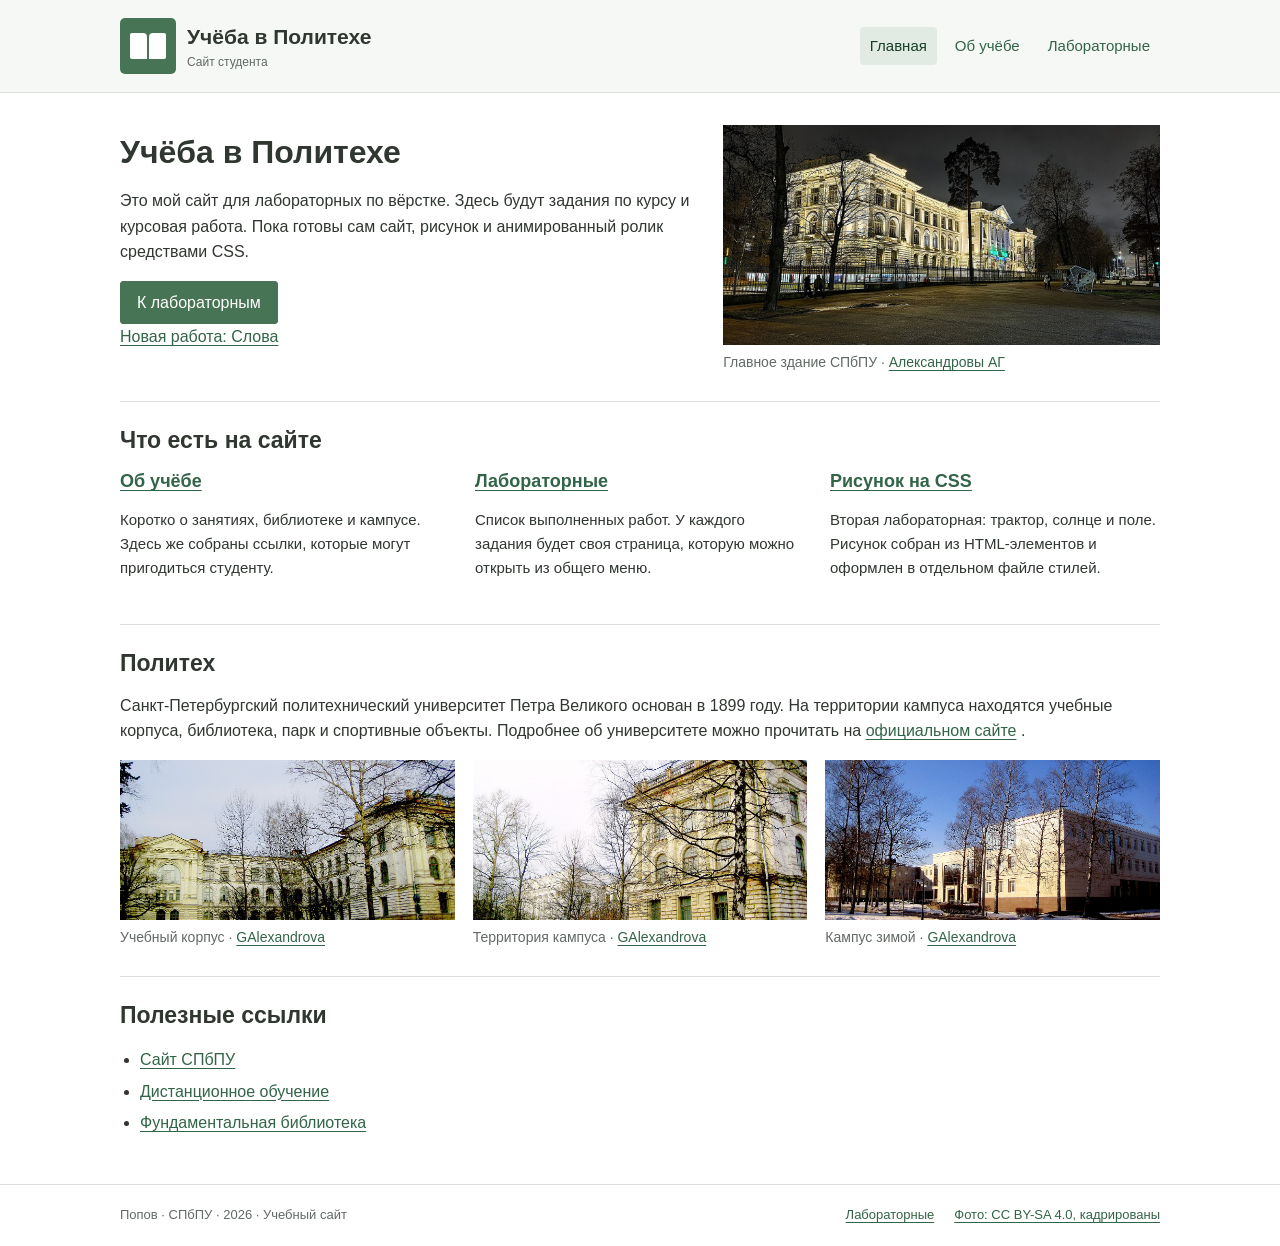
<file: index.html>
<!doctype html>
<html lang="ru">
  <head>
    <meta charset="UTF-8" />
    <meta name="viewport" content="width=device-width, initial-scale=1" />
    <title>Учёба в Политехе — главная</title>
    <link rel="stylesheet" href="css/style.css" />
  </head>
  <body>
    <header class="site-header">
      <div class="container header-inner">
        <a class="brand" href="index.html">
          <span class="logo" aria-hidden="true"></span>
          <span class="brand-name">
            Учёба в Политехе
            <small>Сайт студента</small>
          </span>
        </a>
        <nav aria-label="Основное меню">
          <ul class="menu">
            <li><a href="index.html" aria-current="page">Главная</a></li>
            <li><a href="pages/journal.html">Об учёбе</a></li>
            <li><a href="pages/labs.html">Лабораторные</a></li>
          </ul>
        </nav>
      </div>
    </header>
    <main class="container">
      <section class="intro">
        <div class="intro-copy">
          <h1>Учёба в Политехе</h1>
          <p>
            Это мой сайт для лабораторных по вёрстке. Здесь будут задания по
            курсу и курсовая работа. Пока готовы сам сайт, рисунок и анимированный
            ролик средствами CSS.
          </p>
          <a class="button" href="pages/labs.html">К лабораторным</a>
          <p><a href="pages/words.html">Новая работа: Слова</a></p>
        </div>
        <figure class="intro-photo">
          <img
            src="images/campus-4.jpg"
          />
          <figcaption>Главное здание СПбПУ · <a href="https://commons.wikimedia.org/wiki/File:0001Ha._Main_building_of_Saint_Petersburg_Polytechnical_University.jpg">Александровы АГ</a></figcaption>
        </figure>
      </section>
      <section class="section">
        <h2>Что есть на сайте</h2>
        <div class="cards">
          <article class="card">
            <h3><a href="pages/journal.html">Об учёбе</a></h3>
            <p>
              Коротко о занятиях, библиотеке и кампусе. Здесь же собраны ссылки,
              которые могут пригодиться студенту.
            </p>
          </article>
          <article class="card">
            <h3><a href="pages/labs.html">Лабораторные</a></h3>
            <p>
              Список выполненных работ. У каждого задания будет своя страница,
              которую можно открыть из общего меню.
            </p>
          </article>
          <article class="card">
            <h3><a href="pages/tractor.html">Рисунок на CSS</a></h3>
            <p>
              Вторая лабораторная: трактор, солнце и поле. Рисунок собран из
              HTML-элементов и оформлен в отдельном файле стилей.
            </p>
          </article>
        </div>
      </section>
      <section class="section">
        <h2>Политех</h2>
        <p>
          Санкт-Петербургский политехнический университет Петра Великого основан
          в 1899 году. На территории кампуса находятся учебные корпуса,
          библиотека, парк и спортивные объекты. Подробнее об университете можно
          прочитать на
          <a href="https://www.spbstu.ru/abit/campus/">официальном сайте</a>
          .
        </p>
        <div class="photo-strip">
          <figure>
            <img
              src="images/campus-1.jpg"
            />
            <figcaption>Учебный корпус · <a href="https://commons.wikimedia.org/wiki/File:1066._St._Petersburg_Polytechnic_University_of_Emperor_Peter_the_Great.jpg">GAlexandrova</a></figcaption>
          </figure>
          <figure>
            <img
              src="images/campus-2.jpg"
            />
            <figcaption>Территория кампуса · <a href="https://commons.wikimedia.org/wiki/File:1066_(2)._St._Petersburg_Polytechnic_University_of_Emperor_Peter_the_Great.jpg">GAlexandrova</a></figcaption>
          </figure>
          <figure>
            <img
              src="images/campus-3.jpg"
            />
            <figcaption>Кампус зимой · <a href="https://commons.wikimedia.org/wiki/File:5935._Saint_Petersburg_Polytechnical_University.jpg">GAlexandrova</a></figcaption>
          </figure>
        </div>
      </section>
      <section class="section">
        <h2>Полезные ссылки</h2>
        <ul class="link-list">
          <li><a href="https://www.spbstu.ru/">Сайт СПбПУ</a></li>
          <li><a href="https://dl.spbstu.ru/">Дистанционное обучение</a></li>
          <li>
            <a href="https://library.spbstu.ru/">Фундаментальная библиотека</a>
          </li>
        </ul>
      </section>
    </main>
    <footer class="site-footer">
      <div class="container footer-inner">
        <p>Попов · СПбПУ · 2026 · Учебный сайт</p>
        <div class="footer-links">
          <a href="pages/labs.html">Лабораторные</a>
          <a href="https://creativecommons.org/licenses/by-sa/4.0/">Фото: CC BY-SA 4.0, кадрированы</a>
        </div>
      </div>
    </footer>
  </body>
</html>
</file>
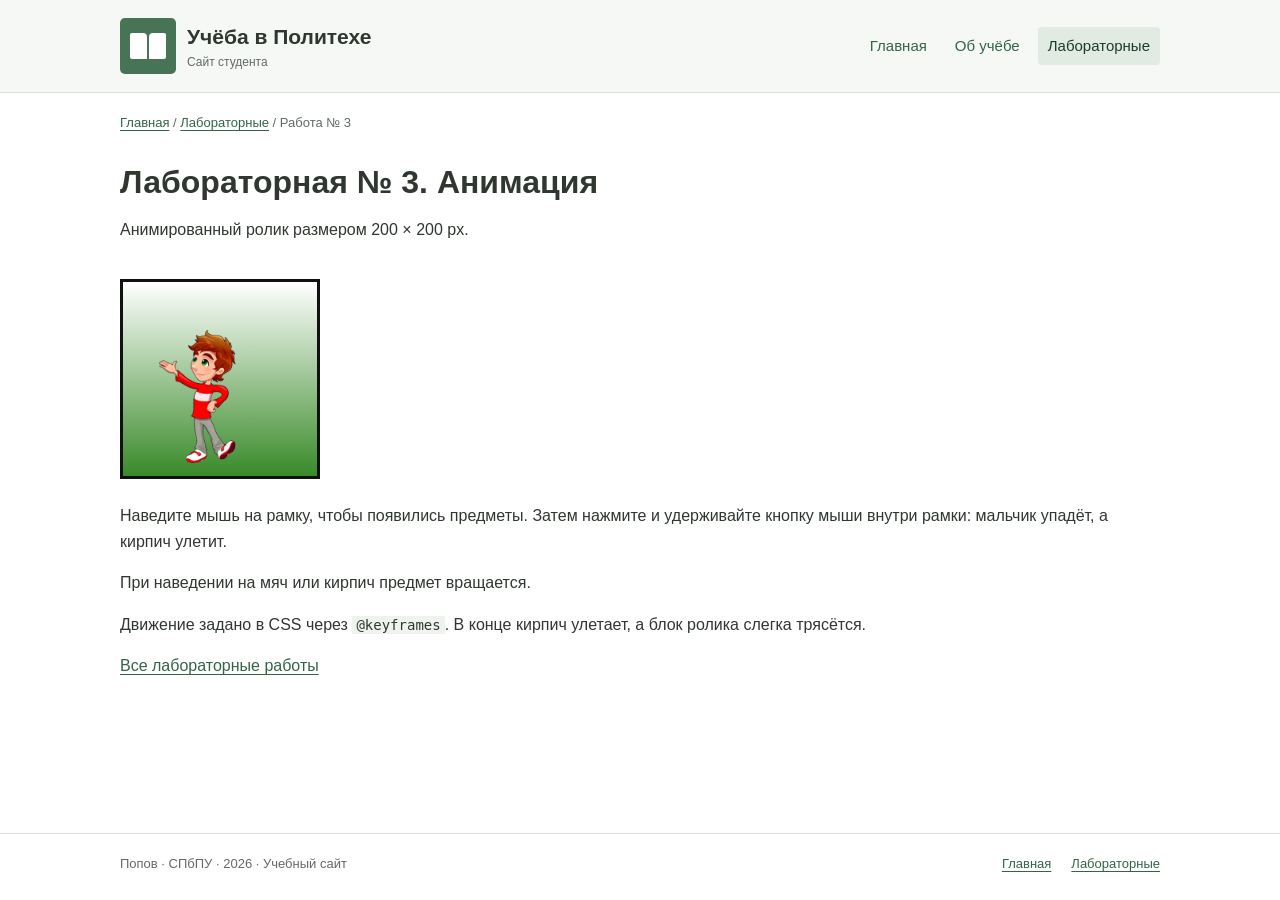
<file: pages/animation.html>
<!doctype html>
<html lang="ru">
  <head>
    <meta charset="UTF-8" />
    <meta name="viewport" content="width=device-width, initial-scale=1" />
    <title>Анимация — Учёба в Политехе</title>
    <link rel="stylesheet" href="../css/style.css" />
    <link rel="stylesheet" href="../css/animation.css" />
  </head>
  <body>
    <header class="site-header">
      <div class="container header-inner">
        <a class="brand" href="../index.html">
          <span class="logo" aria-hidden="true"></span>
          <span class="brand-name">
            Учёба в Политехе
            <small>Сайт студента</small>
          </span>
        </a>
        <nav aria-label="Основное меню">
          <ul class="menu">
            <li><a href="../index.html">Главная</a></li>
            <li><a href="journal.html">Об учёбе</a></li>
            <li><a href="labs.html" aria-current="true">Лабораторные</a></li>
          </ul>
        </nav>
      </div>
    </header>
    <main class="container">
      <div class="breadcrumbs">
        <a href="../index.html">Главная</a> /
        <a href="labs.html">Лабораторные</a> / Работа № 3
      </div>
      <header class="page-heading">
        <h1>Лабораторная № 3. Анимация</h1>
        <p>Анимированный ролик размером 200 × 200 px.</p>
      </header>
      <div class="movie">
        <p class="question">Где мяч?</p>
        <p class="answer">Это кирпич!</p>
        <img class="boy boy-first" src="../images/animation/boy1.png" />
        <img class="boy boy-wait" src="../images/animation/boy2.png" />
        <img class="boy boy-fallen" src="../images/animation/boy3.png" />
        <div class="ball" tabindex="0" aria-label="Мяч: наведите указатель для вращения">
          <img src="../images/animation/ball.png" />
        </div>
        <div class="brick" tabindex="0" aria-label="Кирпич: наведите указатель для вращения">
          <span class="brick-image">
            <img src="../images/animation/box.png" />
          </span>
        </div>
      </div>
      <p>Наведите мышь на рамку, чтобы появились предметы. Затем нажмите и удерживайте кнопку мыши внутри рамки: мальчик упадёт, а кирпич улетит.</p>
      <p>При наведении на мяч или кирпич предмет вращается.</p>
      <p>Движение задано в CSS через <code>@keyframes</code>. В конце кирпич улетает, а блок ролика слегка трясётся.</p>
      <a href="labs.html">Все лабораторные работы</a>
    </main>
    <footer class="site-footer">
      <div class="container footer-inner">
        <p>Попов · СПбПУ · 2026 · Учебный сайт</p>
        <div class="footer-links">
          <a href="../index.html">Главная</a>
          <a href="labs.html">Лабораторные</a>
        </div>
      </div>
    </footer>
  </body>
</html>
</file>
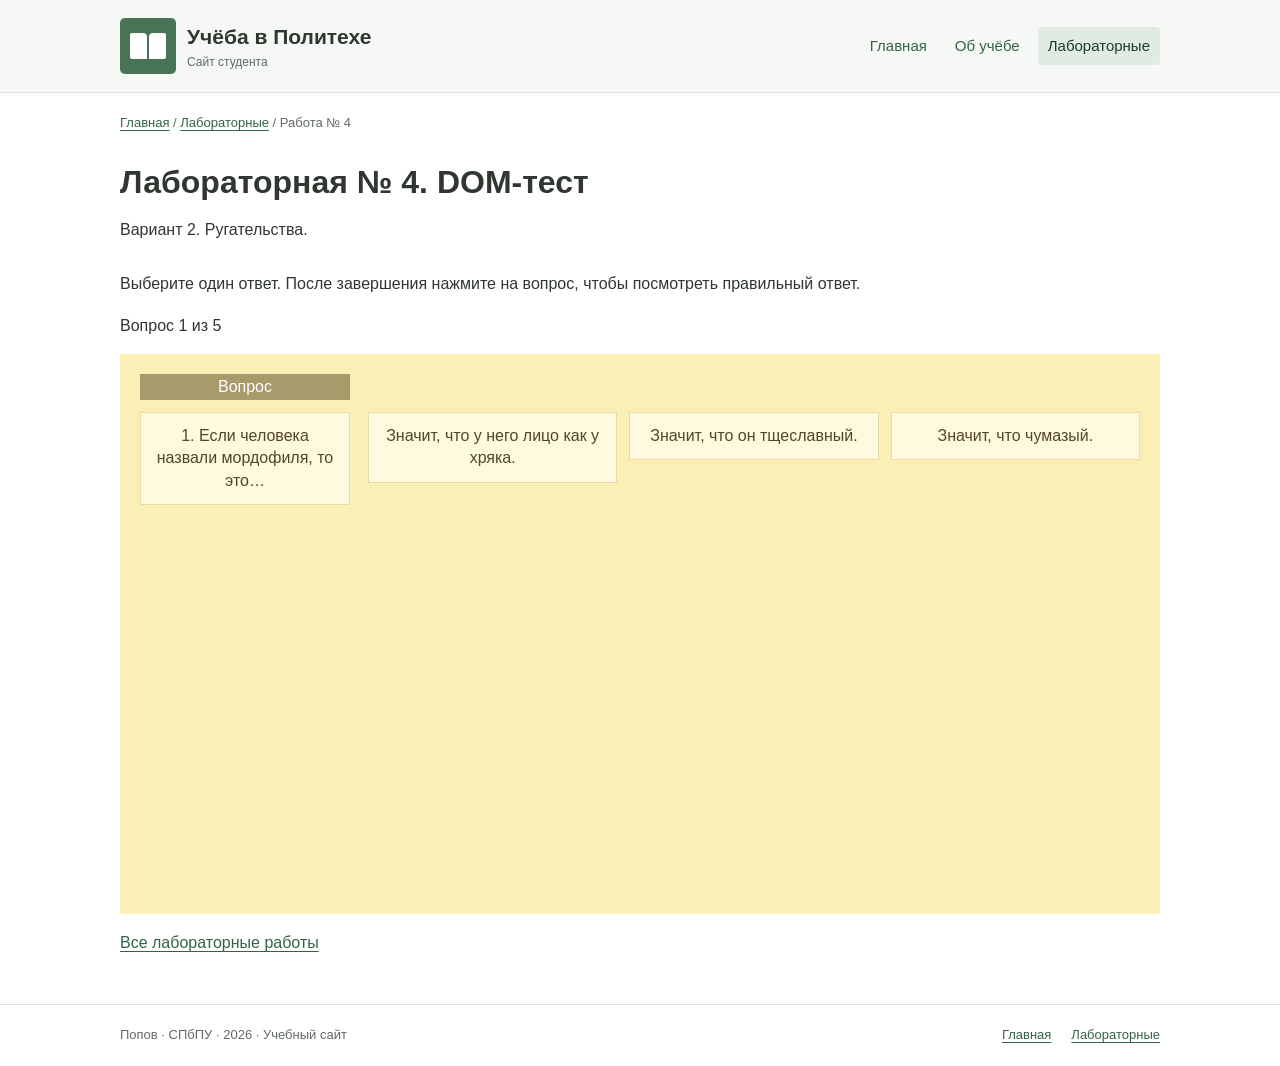
<file: pages/dom-test.html>
<!doctype html>
<html lang="ru">
  <head>
    <meta charset="UTF-8">
    <meta name="viewport" content="width=device-width, initial-scale=1">
    <title>DOM-тест — Учёба в Политехе</title>
    <link rel="stylesheet" href="../css/style.css">
    <link rel="stylesheet" href="../css/dom-test.css">
    <script src="../js/dom-test.js" defer></script>
  </head>
  <body>
    <header class="site-header">
      <div class="container header-inner">
        <a class="brand" href="../index.html">
          <span class="logo" aria-hidden="true"></span>
          <span class="brand-name">Учёба в Политехе<small>Сайт студента</small></span>
        </a>
        <nav aria-label="Основное меню">
          <ul class="menu">
            <li><a href="../index.html">Главная</a></li>
            <li><a href="journal.html">Об учёбе</a></li>
            <li><a href="labs.html" aria-current="true">Лабораторные</a></li>
          </ul>
        </nav>
      </div>
    </header>
    <main class="container">
      <div class="breadcrumbs"><a href="../index.html">Главная</a> / <a href="labs.html">Лабораторные</a> / Работа № 4</div>
      <header class="page-heading">
        <h1>Лабораторная № 4. DOM-тест</h1>
        <p>Вариант 2. Ругательства.</p>
      </header>
      <p>Выберите один ответ. После завершения нажмите на вопрос, чтобы посмотреть правильный ответ.</p>
      <p id="test-status" aria-live="polite">Вопрос 1 из 5</p>
      <section class="quiz-stage" aria-label="Тест">
        <div class="quiz-heading">Вопрос</div>
        <div id="quiz"></div>
      </section>
      <p id="test-result" aria-live="polite"></p>
      <p><button id="test-restart" class="button" type="button" hidden>Пройти ещё раз</button></p>
      <p><a href="labs.html">Все лабораторные работы</a></p>
    </main>
    <footer class="site-footer">
      <div class="container footer-inner">
        <p>Попов · СПбПУ · 2026 · Учебный сайт</p>
        <div class="footer-links"><a href="../index.html">Главная</a><a href="labs.html">Лабораторные</a></div>
      </div>
    </footer>
  </body>
</html>
</file>
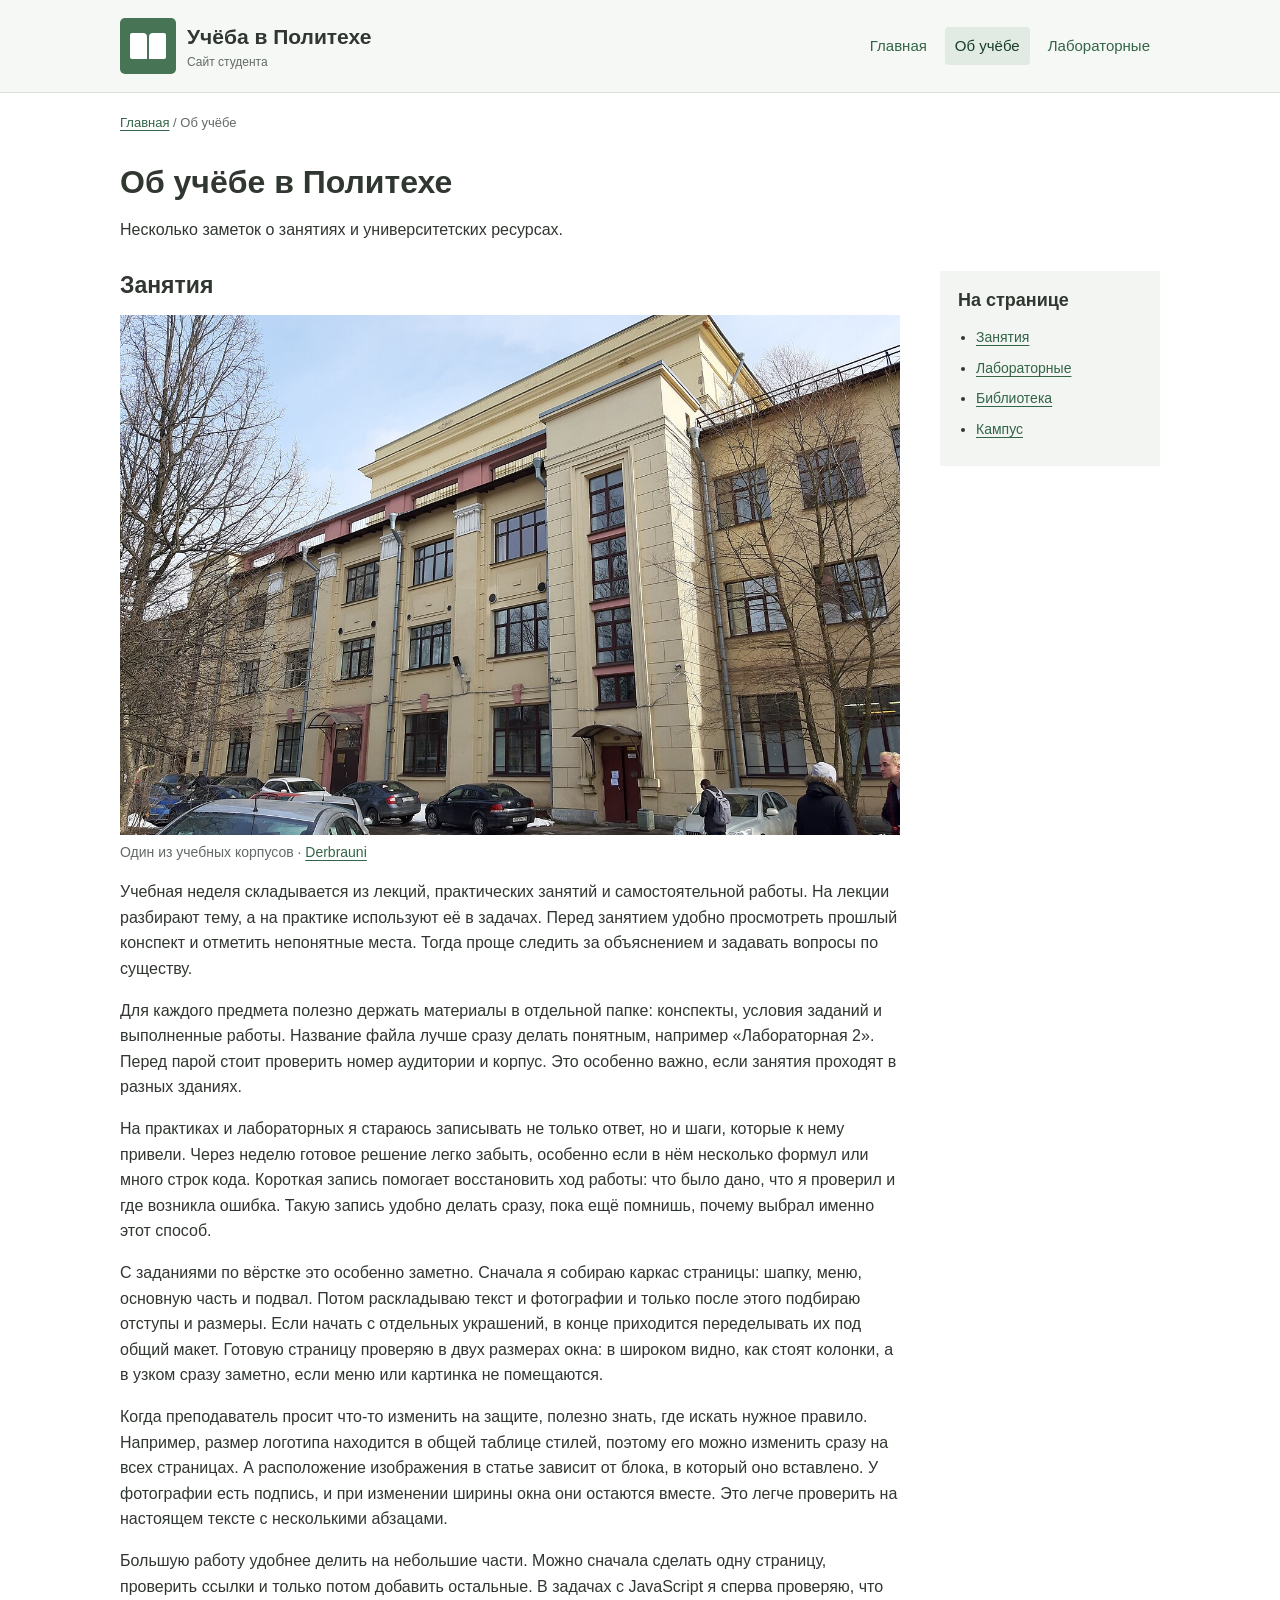
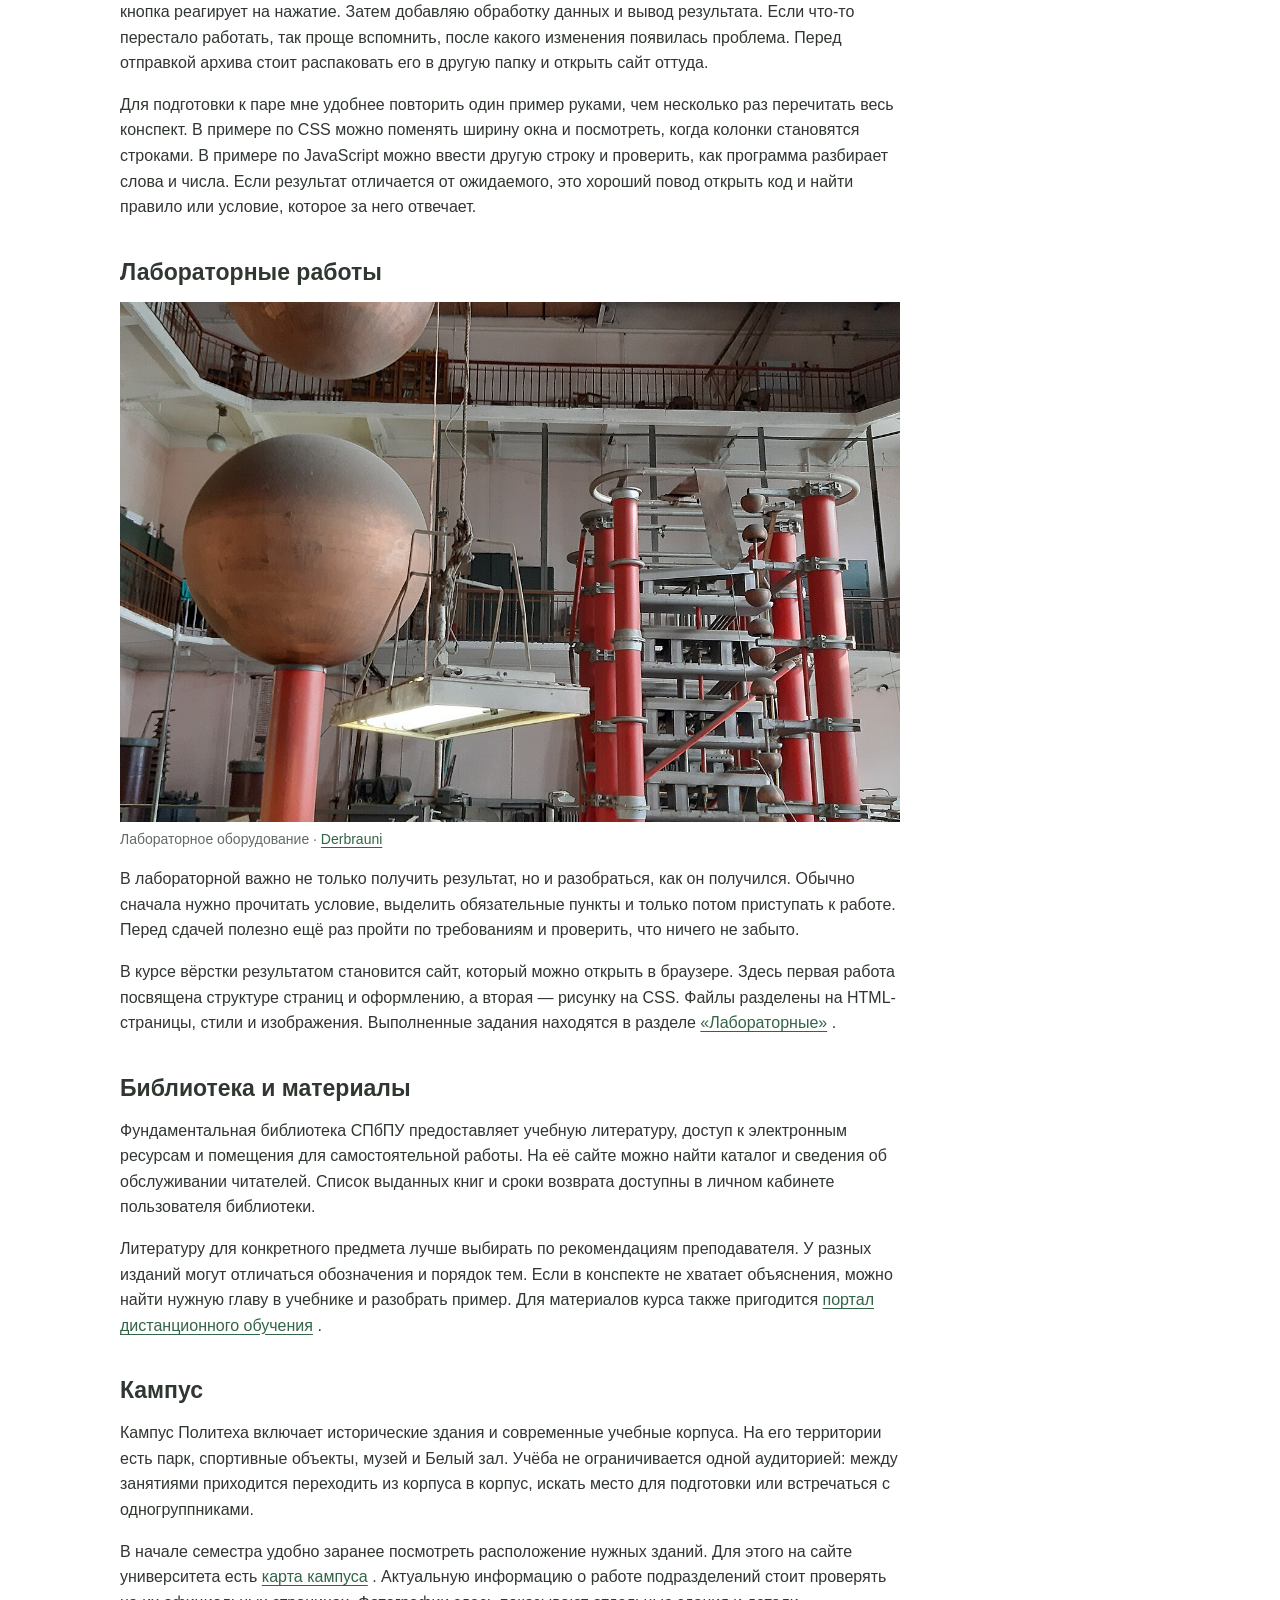
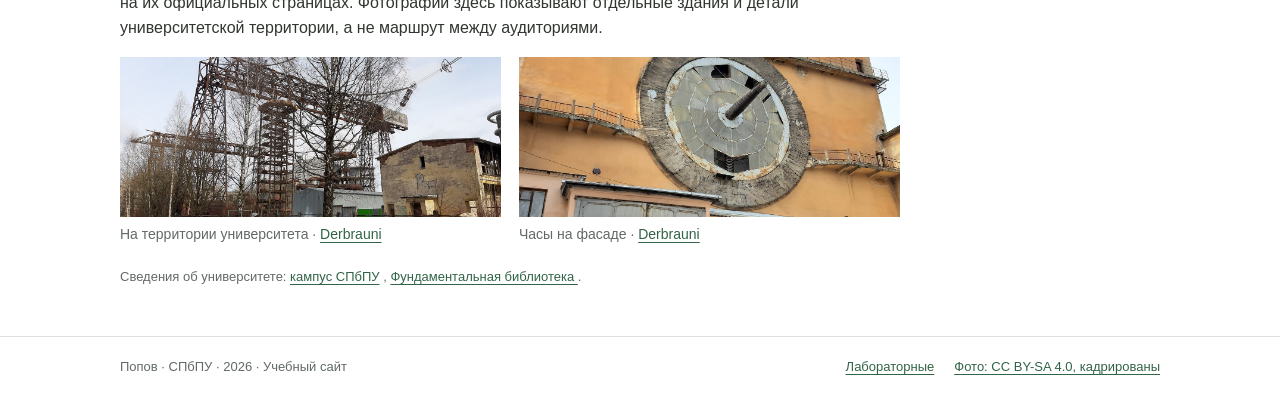
<file: pages/journal.html>
<!doctype html>
<html lang="ru">
  <head>
    <meta charset="UTF-8" />
    <meta name="viewport" content="width=device-width, initial-scale=1" />
    <title>Об учёбе — Учёба в Политехе</title>
    <link rel="stylesheet" href="../css/style.css" />
  </head>
  <body>
    <header class="site-header">
      <div class="container header-inner">
        <a class="brand" href="../index.html">
          <span class="logo" aria-hidden="true"></span>
          <span class="brand-name">
            Учёба в Политехе
            <small>Сайт студента</small>
          </span>
        </a>
        <nav aria-label="Основное меню">
          <ul class="menu">
            <li><a href="../index.html">Главная</a></li>
            <li><a href="journal.html" aria-current="page">Об учёбе</a></li>
            <li><a href="labs.html">Лабораторные</a></li>
          </ul>
        </nav>
      </div>
    </header>
    <main class="container">
      <div class="breadcrumbs">
        <a href="../index.html">Главная</a>
        / Об учёбе
      </div>
      <header class="page-heading">
        <h1>Об учёбе в Политехе</h1>
        <p>Несколько заметок о занятиях и университетских ресурсах.</p>
      </header>
      <div class="article-layout">
        <article class="article-body">
          <section id="classes">
            <h2>Занятия</h2>
            <figure class="inline-photo">
              <img
                src="../images/campus-5.jpg"
              />
              <figcaption>Один из учебных корпусов · <a href="https://commons.wikimedia.org/wiki/File:Saint_Petersburg_Polytechnical_University_01.jpg">Derbrauni</a></figcaption>
            </figure>
            <p>
              Учебная неделя складывается из лекций, практических занятий и
              самостоятельной работы. На лекции разбирают тему, а на практике
              используют её в задачах. Перед занятием удобно просмотреть прошлый
              конспект и отметить непонятные места. Тогда проще следить за
              объяснением и задавать вопросы по существу.
            </p>
            <p>
              Для каждого предмета полезно держать материалы в отдельной папке:
              конспекты, условия заданий и выполненные работы. Название файла
              лучше сразу делать понятным, например «Лабораторная 2». Перед
              парой стоит проверить номер аудитории и корпус. Это особенно
              важно, если занятия проходят в разных зданиях.
            </p>
            <p>
              На практиках и лабораторных я стараюсь записывать не только ответ,
              но и шаги, которые к нему привели. Через неделю готовое решение
              легко забыть, особенно если в нём несколько формул или много строк
              кода. Короткая запись помогает восстановить ход работы: что было
              дано, что я проверил и где возникла ошибка. Такую запись удобно
              делать сразу, пока ещё помнишь, почему выбрал именно этот способ.
            </p>
            <p>
              С заданиями по вёрстке это особенно заметно. Сначала я собираю
              каркас страницы: шапку, меню, основную часть и подвал. Потом
              раскладываю текст и фотографии и только после этого подбираю
              отступы и размеры. Если начать с отдельных украшений, в конце
              приходится переделывать их под общий макет. Готовую страницу
              проверяю в двух размерах окна: в широком видно, как стоят колонки,
              а в узком сразу заметно, если меню или картинка не помещаются.
            </p>
            <p>
              Когда преподаватель просит что-то изменить на защите, полезно
              знать, где искать нужное правило. Например, размер логотипа
              находится в общей таблице стилей, поэтому его можно изменить
              сразу на всех страницах. А расположение изображения в статье
              зависит от блока, в который оно вставлено. У фотографии есть
              подпись, и при изменении ширины окна они остаются вместе. Это
              легче проверить на настоящем тексте с несколькими абзацами.
            </p>
            <p>
              Большую работу удобнее делить на небольшие части. Можно сначала
              сделать одну страницу, проверить ссылки и только потом добавить
              остальные. В задачах с JavaScript я сперва проверяю, что кнопка
              реагирует на нажатие. Затем добавляю обработку данных и вывод
              результата. Если что-то перестало работать, так проще вспомнить,
              после какого изменения появилась проблема. Перед отправкой
              архива стоит распаковать его в другую папку и открыть сайт оттуда.
            </p>
            <p>
              Для подготовки к паре мне удобнее повторить один пример руками,
              чем несколько раз перечитать весь конспект. В примере по CSS
              можно поменять ширину окна и посмотреть, когда колонки становятся
              строками. В примере по JavaScript можно ввести другую строку и
              проверить, как программа разбирает слова и числа. Если результат
              отличается от ожидаемого, это хороший повод открыть код и найти
              правило или условие, которое за него отвечает.
            </p>
          </section>
          <section id="practice">
            <h2>Лабораторные работы</h2>
            <figure class="inline-photo">
              <img
                src="../images/campus-8.jpg"
              />
              <figcaption>Лабораторное оборудование · <a href="https://commons.wikimedia.org/wiki/File:Saint_Petersburg_Polytechnical_University_04.jpg">Derbrauni</a></figcaption>
            </figure>
            <p>
              В лабораторной важно не только получить результат, но и
              разобраться, как он получился. Обычно сначала нужно прочитать
              условие, выделить обязательные пункты и только потом приступать к
              работе. Перед сдачей полезно ещё раз пройти по требованиям и
              проверить, что ничего не забыто.
            </p>
            <p>
              В курсе вёрстки результатом становится сайт, который можно открыть
              в браузере. Здесь первая работа посвящена структуре страниц и
              оформлению, а вторая — рисунку на CSS. Файлы разделены на
              HTML-страницы, стили и изображения. Выполненные задания находятся
              в разделе
              <a href="labs.html">«Лабораторные»</a>
              .
            </p>
          </section>
          <section id="library">
            <h2>Библиотека и материалы</h2>
            <p>
              Фундаментальная библиотека СПбПУ предоставляет учебную литературу,
              доступ к электронным ресурсам и помещения для самостоятельной
              работы. На её сайте можно найти каталог и сведения об обслуживании
              читателей. Список выданных книг и сроки возврата доступны в личном
              кабинете пользователя библиотеки.
            </p>
            <p>
              Литературу для конкретного предмета лучше выбирать по
              рекомендациям преподавателя. У разных изданий могут отличаться
              обозначения и порядок тем. Если в конспекте не хватает объяснения,
              можно найти нужную главу в учебнике и разобрать пример. Для
              материалов курса также пригодится
              <a href="https://dl.spbstu.ru/">портал дистанционного обучения</a>
              .
            </p>
          </section>
          <section id="campus">
            <h2>Кампус</h2>
            <p>
              Кампус Политеха включает исторические здания и современные учебные
              корпуса. На его территории есть парк, спортивные объекты, музей и
              Белый зал. Учёба не ограничивается одной аудиторией: между
              занятиями приходится переходить из корпуса в корпус, искать место
              для подготовки или встречаться с одногруппниками.
            </p>
            <p>
              В начале семестра удобно заранее посмотреть расположение нужных
              зданий. Для этого на сайте университета есть
              <a href="https://www.spbstu.ru/campus-map/">карта кампуса</a>
              . Актуальную информацию о работе подразделений стоит проверять на
              их официальных страницах. Фотографии здесь показывают отдельные
              здания и детали университетской территории, а не маршрут между
              аудиториями.
            </p>
            <div class="photo-strip">
              <figure>
                <img
                  src="../images/campus-6.jpg"
                />
                <figcaption>На территории университета · <a href="https://commons.wikimedia.org/wiki/File:Saint_Petersburg_Polytechnical_University_02.jpg">Derbrauni</a></figcaption>
              </figure>
              <figure>
                <img
                  src="../images/campus-7.jpg"
                />
                <figcaption>Часы на фасаде · <a href="https://commons.wikimedia.org/wiki/File:Saint_Petersburg_Polytechnical_University_03.jpg">Derbrauni</a></figcaption>
              </figure>
            </div>
          </section>
          <p class="source-note">
            Сведения об университете:
            <a href="https://www.spbstu.ru/abit/campus/">кампус СПбПУ</a>
            ,
            <a href="https://www.spbstu.ru/freshman/ilk/ilk.html">
              Фундаментальная библиотека
            </a>
            .
          </p>
        </article>
        <aside class="article-aside">
          <h2>На странице</h2>
          <ul>
            <li><a href="#classes">Занятия</a></li>
            <li><a href="#practice">Лабораторные</a></li>
            <li><a href="#library">Библиотека</a></li>
            <li><a href="#campus">Кампус</a></li>
          </ul>
        </aside>
      </div>
    </main>
    <footer class="site-footer">
      <div class="container footer-inner">
        <p>Попов · СПбПУ · 2026 · Учебный сайт</p>
        <div class="footer-links">
          <a href="labs.html">Лабораторные</a>
          <a href="https://creativecommons.org/licenses/by-sa/4.0/">Фото: CC BY-SA 4.0, кадрированы</a>
        </div>
      </div>
    </footer>
  </body>
</html>
</file>
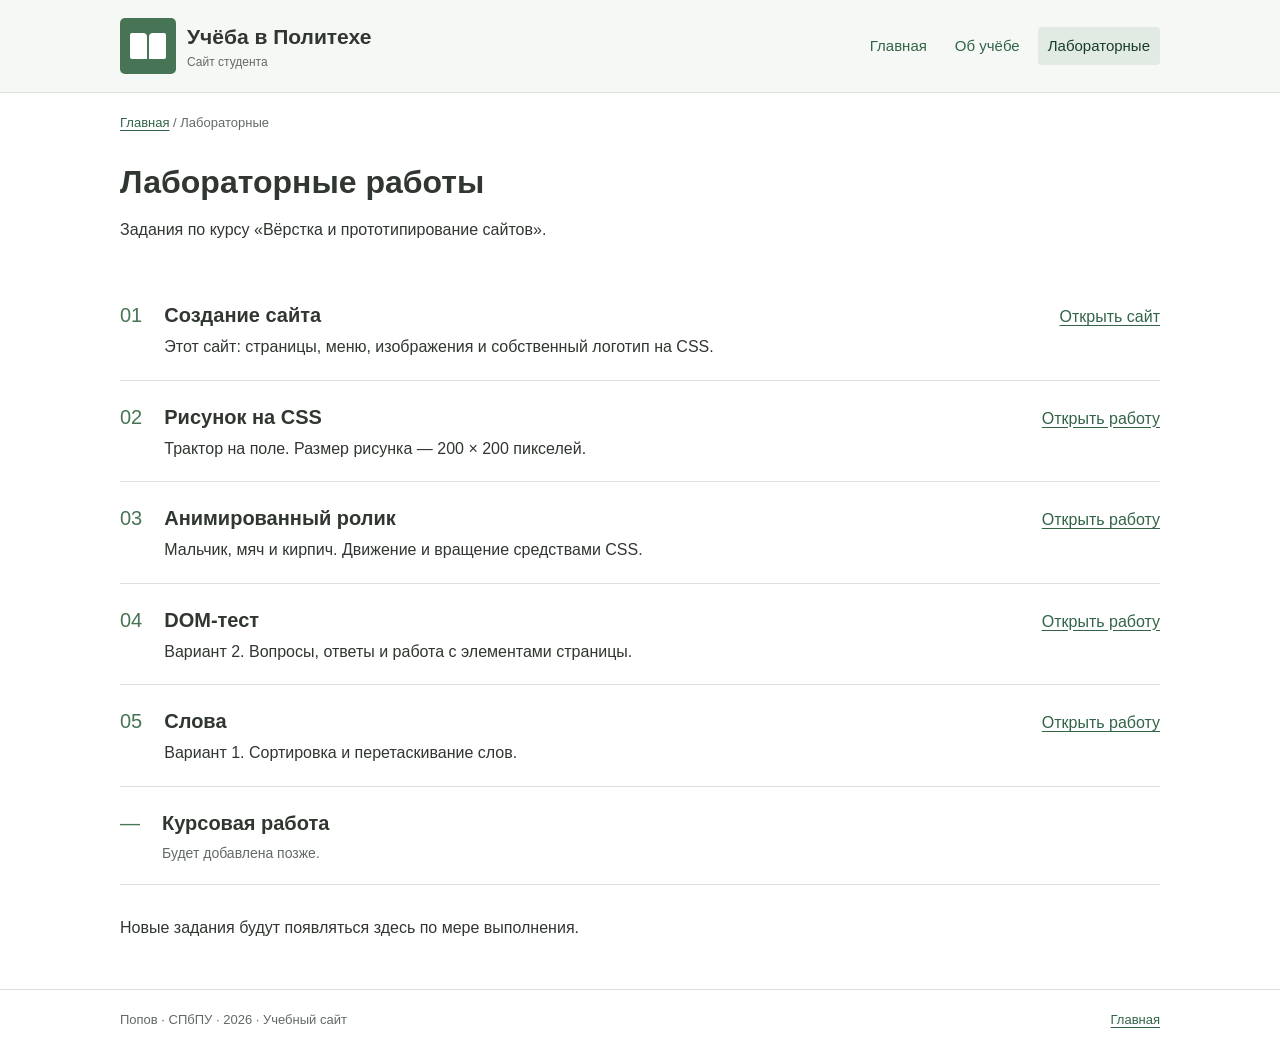
<file: pages/labs.html>
<!doctype html>
<html lang="ru">
  <head>
    <meta charset="UTF-8" />
    <meta name="viewport" content="width=device-width, initial-scale=1" />
    <title>Лабораторные — Учёба в Политехе</title>
    <link rel="stylesheet" href="../css/style.css" />
  </head>
  <body>
    <header class="site-header">
      <div class="container header-inner">
        <a class="brand" href="../index.html">
          <span class="logo" aria-hidden="true"></span>
          <span class="brand-name">
            Учёба в Политехе
            <small>Сайт студента</small>
          </span>
        </a>
        <nav aria-label="Основное меню">
          <ul class="menu">
            <li><a href="../index.html">Главная</a></li>
            <li><a href="journal.html">Об учёбе</a></li>
            <li><a href="labs.html" aria-current="page">Лабораторные</a></li>
          </ul>
        </nav>
      </div>
    </header>
    <main class="container">
      <div class="breadcrumbs">
        <a href="../index.html">Главная</a>
        / Лабораторные
      </div>
      <header class="page-heading">
        <h1>Лабораторные работы</h1>
        <p>Задания по курсу «Вёрстка и прототипирование сайтов».</p>
      </header>
      <section class="work-list" aria-label="Список работ">
        <article class="work-item">
          <span class="work-number">01</span>
          <div class="work-info">
            <h2>Создание сайта</h2>
            <p>
              Этот сайт: страницы, меню, изображения и собственный логотип на
              CSS.
            </p>
          </div>
          <a href="../index.html">Открыть сайт</a>
        </article>
        <article class="work-item">
          <span class="work-number">02</span>
          <div class="work-info">
            <h2>Рисунок на CSS</h2>
            <p>Трактор на поле. Размер рисунка — 200 × 200 пикселей.</p>
          </div>
          <a href="tractor.html">Открыть работу</a>
        </article>
        <article class="work-item">
          <span class="work-number">03</span>
          <div class="work-info">
            <h2>Анимированный ролик</h2>
            <p>Мальчик, мяч и кирпич. Движение и вращение средствами CSS.</p>
          </div>
          <a href="animation.html">Открыть работу</a>
        </article>
        <article class="work-item">
          <span class="work-number">04</span>
          <div class="work-info">
            <h2>DOM-тест</h2>
            <p>Вариант 2. Вопросы, ответы и работа с элементами страницы.</p>
          </div>
          <a href="dom-test.html">Открыть работу</a>
        </article>
        <article class="work-item">
          <span class="work-number">05</span>
          <div class="work-info">
            <h2>Слова</h2>
            <p>Вариант 1. Сортировка и перетаскивание слов.</p>
          </div>
          <a href="words.html">Открыть работу</a>
        </article>
        <article class="work-item">
          <span class="work-number">—</span>
          <div class="work-info">
            <h2>Курсовая работа</h2>
            <p class="muted">Будет добавлена позже.</p>
          </div>
        </article>
      </section>
      <p>Новые задания будут появляться здесь по мере выполнения.</p>
    </main>
    <footer class="site-footer">
      <div class="container footer-inner">
        <p>Попов · СПбПУ · 2026 · Учебный сайт</p>
        <div class="footer-links">
          <a href="../index.html">Главная</a>
        </div>
      </div>
    </footer>
  </body>
</html>
</file>
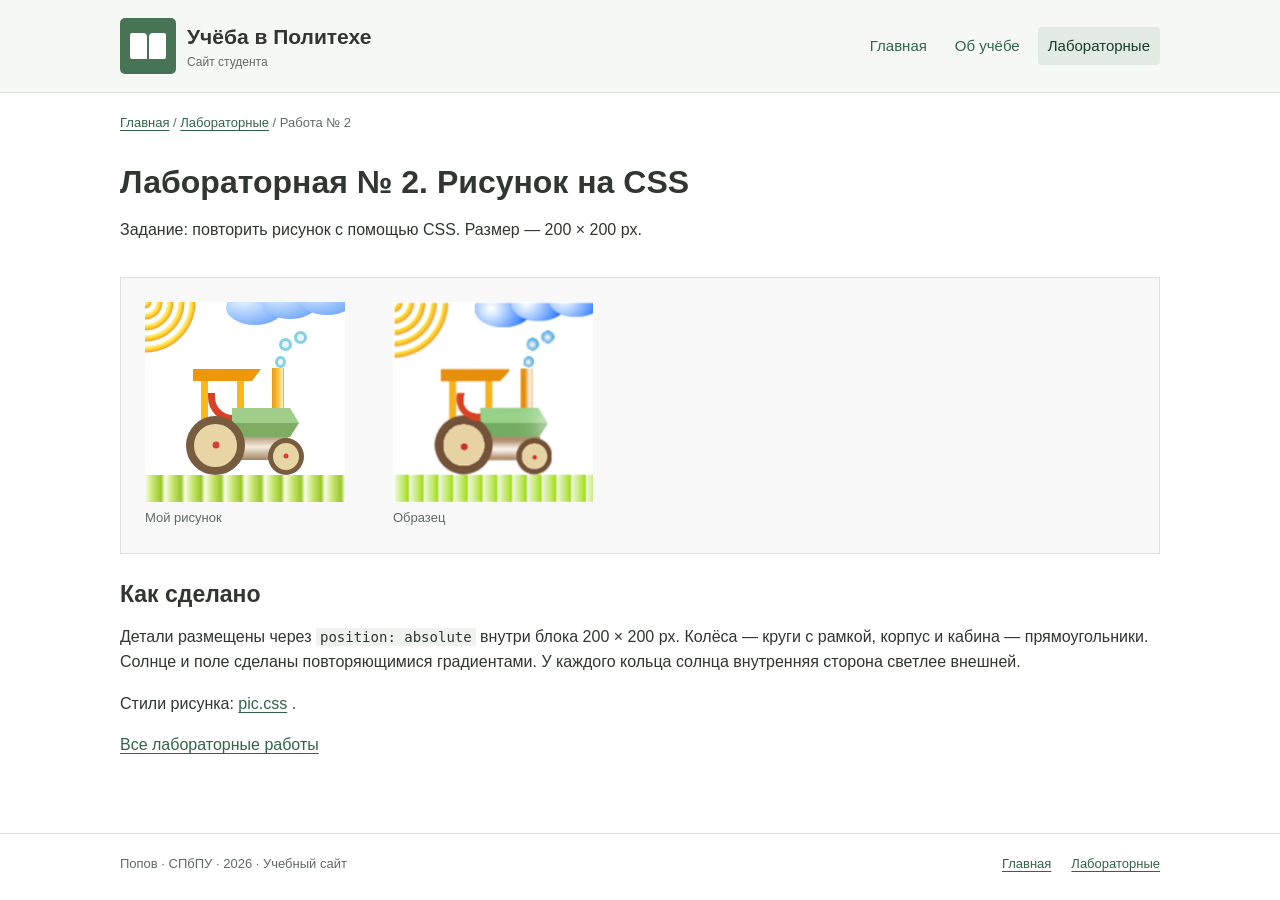
<file: pages/tractor.html>
<!doctype html>
<html lang="ru">
  <head>
    <meta charset="UTF-8" />
    <meta name="viewport" content="width=device-width, initial-scale=1" />
    <title>Рисунок на CSS — Учёба в Политехе</title>
    <link rel="stylesheet" href="../css/style.css" />
    <link rel="stylesheet" href="../css/pic.css" />
  </head>
  <body>
    <header class="site-header">
      <div class="container header-inner">
        <a class="brand" href="../index.html">
          <span class="logo" aria-hidden="true"></span>
          <span class="brand-name">
            Учёба в Политехе
            <small>Сайт студента</small>
          </span>
        </a>
        <nav aria-label="Основное меню">
          <ul class="menu">
            <li><a href="../index.html">Главная</a></li>
            <li><a href="journal.html">Об учёбе</a></li>
            <li><a href="labs.html" aria-current="true">Лабораторные</a></li>
          </ul>
        </nav>
      </div>
    </header>
    <main class="container">
      <div class="breadcrumbs">
        <a href="../index.html">Главная</a>
        /
        <a href="labs.html">Лабораторные</a>
        / Работа № 2
      </div>
      <header class="page-heading">
        <h1>Лабораторная № 2. Рисунок на CSS</h1>
        <p>Задание: повторить рисунок с помощью CSS. Размер — 200 × 200 px.</p>
      </header>
      <div class="drawing-comparison">
        <figure class="drawing-sample">
          <div
            class="picture"
            role="img"
            aria-label="Зелёный трактор с жёлтой крышей и двумя колёсами на полосатом поле. Вверху солнце, облака и дым."
          >
            <div class="sun"></div>
            <div class="cloud cloud-one"></div>
            <div class="cloud cloud-two"></div>
            <div class="cloud cloud-three"></div>
            <div class="smoke smoke-one"></div>
            <div class="smoke smoke-two"></div>
            <div class="smoke smoke-three"></div>
            <div class="cabin-post post-left"></div>
            <div class="cabin-post post-right"></div>
            <div class="roof"></div>
            <div class="seat"></div>
            <div class="exhaust"></div>
            <div class="chassis"></div>
            <div class="hood-top"></div>
            <div class="hood-bottom"></div>
            <div class="wheel wheel-back"></div>
            <div class="wheel wheel-front"></div>
            <div class="field"></div>
          </div>
          <figcaption>Мой рисунок</figcaption>
        </figure>
        <figure class="drawing-sample">
          <img
            src="../images/tractor-reference.png"
            width="200"
            height="200"
          />
          <figcaption>Образец</figcaption>
        </figure>
      </div>
      <section>
        <h2>Как сделано</h2>
        <p>
          Детали размещены через
          <code>position: absolute</code>
          внутри блока 200 × 200 px. Колёса — круги с рамкой, корпус и кабина —
          прямоугольники. Солнце и поле сделаны повторяющимися градиентами. У
          каждого кольца солнца внутренняя сторона светлее внешней.
        </p>
        <p>
          Стили рисунка:
          <a href="../css/pic.css">pic.css</a>
          .
        </p>
      </section>
      <a href="labs.html">Все лабораторные работы</a>
    </main>
    <footer class="site-footer">
      <div class="container footer-inner">
        <p>Попов · СПбПУ · 2026 · Учебный сайт</p>
        <div class="footer-links">
          <a href="../index.html">Главная</a>
          <a href="labs.html">Лабораторные</a>
        </div>
      </div>
    </footer>
  </body>
</html>
</file>
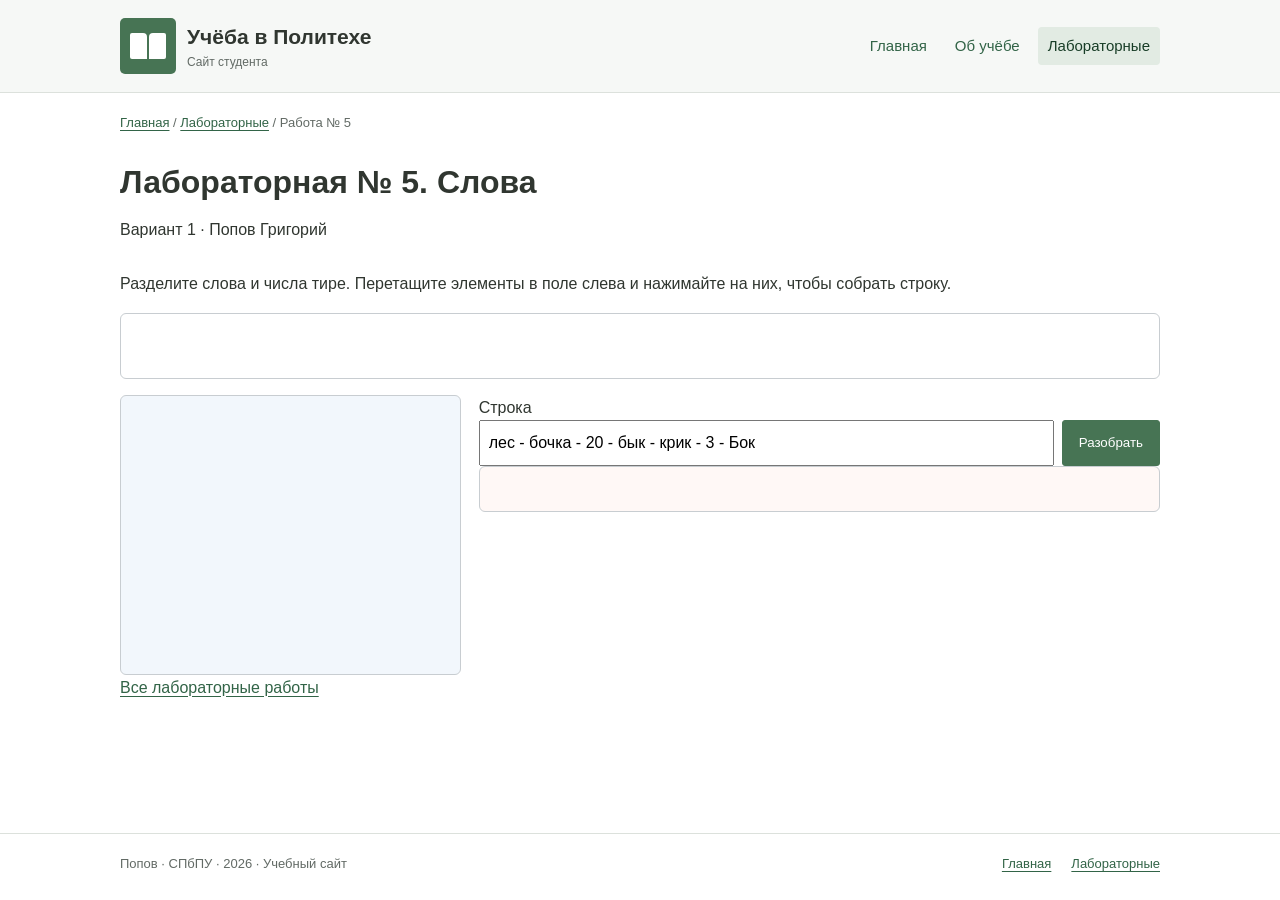
<file: pages/words.html>
<!doctype html>
<html lang="ru">
  <head>
    <meta charset="UTF-8">
    <meta name="viewport" content="width=device-width, initial-scale=1">
    <title>Слова — Учёба в Политехе</title>
    <link rel="stylesheet" href="../css/style.css">
    <link rel="stylesheet" href="../css/words.css">
    <script src="../js/words.js" defer></script>
  </head>
  <body>
    <header class="site-header">
      <div class="container header-inner">
        <a class="brand" href="../index.html">
          <span class="logo" aria-hidden="true"></span>
          <span class="brand-name">Учёба в Политехе<small>Сайт студента</small></span>
        </a>
        <nav aria-label="Основное меню">
          <ul class="menu">
            <li><a href="../index.html">Главная</a></li>
            <li><a href="journal.html">Об учёбе</a></li>
            <li><a href="labs.html" aria-current="true">Лабораторные</a></li>
          </ul>
        </nav>
      </div>
    </header>
    <main class="container">
      <div class="breadcrumbs"><a href="../index.html">Главная</a> / <a href="labs.html">Лабораторные</a> / Работа № 5</div>
      <header class="page-heading">
        <h1>Лабораторная № 5. Слова</h1>
        <p>Вариант 1 · Попов Григорий</p>
      </header>
      <p>Разделите слова и числа тире. Перетащите элементы в поле слева и нажимайте на них, чтобы собрать строку.</p>
      <div id="sorted" class="word-pool" aria-label="Отсортированные элементы"></div>
      <div class="word-layout">
        <div id="field" class="word-field" aria-label="Поле для перетаскивания"></div>
        <div>
          <form id="word-form">
            <label for="word-input">Строка</label>
            <div class="word-controls">
              <input id="word-input" value="лес - бочка - 20 - бык - крик - 3 - Бок" required>
              <button class="button" type="submit">Разобрать</button>
            </div>
          </form>
          <p id="word-output" class="word-output" aria-label="Собранная строка" aria-live="polite"></p>
        </div>
      </div>
      <p><a href="labs.html">Все лабораторные работы</a></p>
    </main>
    <footer class="site-footer">
      <div class="container footer-inner">
        <p>Попов · СПбПУ · 2026 · Учебный сайт</p>
        <div class="footer-links"><a href="../index.html">Главная</a><a href="labs.html">Лабораторные</a></div>
      </div>
    </footer>
  </body>
</html>
</file>
<file: css/style.css>
* {
  box-sizing: border-box;
}
body {
  margin: 0;
  color: #303630;
  background: #fff;
  font-family: "Segoe UI", Tahoma, sans-serif;
  font-size: 16px;
  line-height: 1.6;
}
a {
  color: #326447;
  text-underline-offset: 3px;
}
a:hover {
  color: #183d27;
}
a:focus-visible {
  outline: 2px solid #326447;
  outline-offset: 4px;
}
img {
  display: block;
  max-width: 100%;
  height: auto;
}
figure {
  margin: 0;
}
figcaption,
.muted {
  color: #626a65;
  font-size: 14px;
}
figcaption {
  margin-top: 6px;
}
h1,
h2,
h3 {
  margin: 0 0 14px;
  line-height: 1.3;
  font-weight: 600;
}
h1 {
  font-size: 32px;
}
h2 {
  font-size: 23px;
}
h3 {
  font-size: 18px;
}
p {
  margin: 0 0 16px;
}
.container {
  width: 92%;
  max-width: 1040px;
  margin: 0 auto;
}
main {
  min-height: calc(100vh - 180px);
  padding-bottom: 32px;
}
.site-header {
  position: sticky;
  top: 0;
  z-index: 20;
  border-bottom: 1px solid #dce1dc;
  background: #f6f8f6;
}
.header-inner {
  display: flex;
  justify-content: space-between;
  align-items: center;
  gap: 24px;
  padding: 18px 0;
}
.brand {
  display: flex;
  align-items: center;
  gap: 11px;
  color: #303630;
  text-decoration: none;
}
.brand-name {
  font-size: 21px;
  font-weight: 600;
}
.brand small {
  display: block;
  font-size: 12px;
  font-weight: 400;
  color: #626a65;
}
.logo {
  position: relative;
  width: 56px;
  height: 56px;
  flex-shrink: 0;
  background: #477454;
  border-radius: 5px;
}
.logo::before,
.logo::after {
  content: "";
  position: absolute;
  top: 27%;
  width: 30%;
  height: 46%;
  background: white;
}
.logo::before {
  left: 18%;
  border-radius: 2px 4px 0 2px;
}
.logo::after {
  right: 18%;
  border-radius: 4px 2px 2px 0;
}
.menu {
  display: flex;
  flex-wrap: wrap;
  gap: 8px;
  margin: 0;
  padding: 0;
  list-style: none;
}
.menu a {
  display: block;
  padding: 7px 10px;
  border-radius: 4px;
  text-decoration: none;
  font-size: 15px;
}
.menu a:hover,
.menu a[aria-current] {
  background: #e2ebe3;
  color: #183d27;
}
.breadcrumbs {
  margin-top: 20px;
  font-size: 13px;
  color: #626a65;
}
.page-heading {
  padding: 28px 0 12px;
}
.page-heading p {
  max-width: 740px;
}
.section {
  margin-top: 28px;
  padding-top: 24px;
  border-top: 1px solid #dce1dc;
}

.intro {
  display: flex;
  align-items: center;
  gap: 32px;
  padding-top: 32px;
}
.intro-copy {
  flex: 1;
}
.intro-photo {
  width: 42%;
}
.intro-photo img {
  width: 100%;
  height: 220px;
  object-fit: cover;
}
.button {
  display: inline-block;
  padding: 8px 16px;
  border: 1px solid #477454;
  border-radius: 3px;
  background: #477454;
  color: white;
  text-decoration: none;
}
.button:hover {
  background: #365c41;
  color: white;
}
.cards {
  display: flex;
  gap: 25px;
}
.card {
  flex: 1;
  min-width: 0;
}
.card p {
  font-size: 15px;
}
.photo-strip {
  display: flex;
  gap: 18px;
}
.photo-strip figure {
  flex: 1;
  min-width: 0;
}
.photo-strip img {
  width: 100%;
  height: 160px;
  object-fit: cover;
}
.link-list {
  padding-left: 20px;
}
.link-list li {
  margin: 6px 0;
}

.article-layout {
  display: flex;
  align-items: flex-start;
  gap: 40px;
}
.article-body {
  flex: 1;
  min-width: 0;
}
.article-body section {
  display: flow-root;
  margin-bottom: 22px;
}
.article-aside {
  width: 220px;
  flex-shrink: 0;
  padding: 18px;
  background: #f3f5f3;
  font-size: 14px;
}
.article-aside h2 {
  font-size: 18px;
}
.article-aside ul {
  margin: 0;
  padding-left: 18px;
}
.article-aside li {
  margin: 8px 0;
}
.inline-photo {
  margin: 0 0 16px;
}
.inline-photo img {
  width: 100%;
  aspect-ratio: 3 / 2;
  object-fit: cover;
}
.article-body section {
  scroll-margin-top: 140px;
}
.source-note {
  font-size: 13px;
  color: #626a65;
}

.work-list {
  margin: 8px 0 30px;
}
.work-item {
  display: flex;
  align-items: baseline;
  gap: 22px;
  padding: 20px 0;
  border-bottom: 1px solid #dce1dc;
}
.work-number {
  color: #477454;
  font-size: 20px;
}
.work-info {
  flex: 1;
}
.work-info h2 {
  font-size: 20px;
  margin-bottom: 6px;
}
.work-info p {
  margin: 0;
}
.work-item > a {
  flex-shrink: 0;
}
.drawing-comparison {
  display: flex;
  gap: 48px;
  padding: 24px;
  margin: 6px 0 26px;
  border: 1px solid #dce1dc;
  background: #f7f8f7;
}
.drawing-sample {
  width: 200px;
}
.drawing-sample > img {
  width: 200px;
  height: 200px;
}
.drawing-sample figcaption {
  font-size: 13px;
}
code {
  font-size: 14px;
  background: #eff2ef;
  padding: 1px 4px;
}
.site-footer {
  border-top: 1px solid #dce1dc;
  padding: 20px 0;
  font-size: 13px;
  color: #626a65;
}
.footer-inner {
  display: flex;
  justify-content: space-between;
  flex-wrap: wrap;
  gap: 12px;
}
.footer-inner p {
  margin: 0;
}
.footer-links {
  display: flex;
  gap: 20px;
}

@media (max-width: 650px) {
  h1 {
    font-size: 27px;
  }
  .header-inner {
    flex-direction: column;
    align-items: flex-start;
    padding: 8px 0;
    gap: 4px;
  }
  .logo {
    width: 40px;
    height: 40px;
  }
  .menu {
    gap: 4px;
  }
  .menu a {
    font-size: 14px;
    padding: 6px 8px;
  }
  .intro,
  .cards,
  .article-layout {
    flex-direction: column;
    align-items: stretch;
    gap: 20px;
  }
  .intro-photo,
  .article-aside {
    width: 100%;
  }
  .photo-strip {
    flex-wrap: wrap;
  }
  .photo-strip figure {
    flex: 1 1 40%;
  }
  .work-item {
    flex-wrap: wrap;
    gap: 10px 15px;
  }
  .work-info {
    flex-basis: 80%;
  }
  .work-item > a {
    margin-left: 38px;
  }
  .drawing-comparison {
    flex-direction: column;
    align-items: center;
    gap: 24px;
    padding: 18px;
  }
}
</file>
<file: css/animation.css>
.movie {
  position: relative;
  display: flex;
  width: 200px;
  height: 200px;
  margin: 8px 0 24px;
  border: 3px solid #111;
  overflow: hidden;
  user-select: none;
  background: linear-gradient(white, #398a29);
}

.movie:active {
  animation: shake 0.2s ease-in-out 2s infinite alternate;
}

.boy {
  position: absolute;
  left: 28px;
  top: 48px;
  width: 96px;
}

.movie:hover .boy-first {
  animation: disappear 0.01s 1.2s forwards;
}

.boy-wait,
.question {
  opacity: 0;
}

.movie:hover .boy-wait,
.movie:hover .question {
  animation: appear 0.01s 1.2s forwards;
}

.movie:active .boy-first,
.movie:active .boy-wait,
.movie:active .question {
  visibility: hidden;
}

.boy-fallen {
  left: 0;
  top: 37px;
  width: 132px;
  opacity: 0;
  transform-origin: 30% 65%;
}

.movie:active .boy-fallen {
  animation: fall 0.8s ease-in forwards;
}

.question,
.answer {
  position: absolute;
  margin: 0;
  color: #222;
  font-size: 20px;
  white-space: nowrap;
}

.question {
  top: 3px;
  left: 52px;
}

.answer {
  top: 43px;
  left: 45px;
  opacity: 0;
  transform: rotate(-30deg);
}

.movie:active .answer {
  animation: appear 0.01s forwards;
}

.ball,
.brick {
  position: absolute;
  left: 0;
  top: 0;
  cursor: pointer;
}

.ball {
  width: 36px;
  height: 36px;
  transform: translate(-40px, 148px);
}

.movie:hover .ball {
  animation: ball-in 2.8s linear 1.2s both;
}

.ball img {
  width: 100%;
}

.brick {
  width: 44px;
  height: 46px;
  transform: translate(210px, 74px);
}

.movie:hover .brick {
  animation: brick-in 2.8s linear 1.2s both;
}

.movie:active .brick {
  animation: brick-out 1.6s ease-in-out 0.4s both;
}

.brick-image {
  position: relative;
  display: block;
  width: 44px;
  height: 46px;
  overflow: hidden;
}

.brick-image img {
  position: absolute;
  left: -128px;
  top: -181px;
  width: 250px;
  max-width: none;
}

.ball:hover img,
.ball:focus img,
.brick:hover .brick-image,
.brick:focus .brick-image {
  animation: spin 0.8s linear infinite;
}

@keyframes appear {
  from { opacity: 0; }
  to { opacity: 1; }
}

@keyframes disappear {
  from { opacity: 1; }
  to { opacity: 0; }
}

@keyframes ball-in {
  0% { transform: translate(-40px, 148px); }
  25% { transform: translate(6px, 48px); }
  50% { transform: translate(38px, 26px); }
  75% { transform: translate(112px, 50px); }
  100% { transform: translate(148px, 146px); }
}

@keyframes brick-in {
  0% { transform: translate(210px, 74px); }
  25% { transform: translate(182.5px, 98px); }
  50% { transform: translate(155px, 116px); }
  75% { transform: translate(127.5px, 130px); }
  100% { transform: translate(100px, 136px); }
}

@keyframes fall {
  from { opacity: 1; transform: rotate(-35deg); }
  to { opacity: 1; transform: rotate(0); }
}

@keyframes brick-out {
  0% { transform: translate(100px, 136px); }
  20% { transform: translate(123px, 92px); }
  40% { transform: translate(146px, 112px); }
  60% { transform: translate(169px, 60px); }
  80% { transform: translate(192px, 78px); }
  100% { transform: translate(215px, 38px); }
}

@keyframes spin {
  to { transform: rotate(360deg); }
}

@keyframes shake {
  from { transform: translateY(-2px); }
  to { transform: translateY(2px); }
}
</file>
<file: css/dom-test.css>
.quiz-stage {
  min-height: 560px;
  padding: 20px;
  overflow: hidden;
  background: #fbefb6;
  color: #51462d;
}

#test-restart[hidden] { display: none; }

.quiz-heading {
  width: 210px;
  margin-bottom: 12px;
  background: #a99a6b;
  color: #fff;
  text-align: center;
}

.quiz-row {
  display: flex;
  align-items: flex-start;
  gap: 18px;
  margin-bottom: 14px;
}

.quiz-question,
.quiz-answer {
  border: 1px solid #e8dba5;
  padding: 12px;
  background: #fff9df;
  color: inherit;
  font: inherit;
  line-height: 1.4;
  text-align: center;
  cursor: pointer;
  transition: transform 0.2s;
}

.quiz-question {
  width: 210px;
  flex-shrink: 0;
}

.quiz-question:disabled {
  opacity: 1;
  cursor: default;
}

.quiz-question:hover,
.quiz-answer:hover {
  transform: scale(1.035);
}

.quiz-answers {
  display: flex;
  align-items: flex-start;
  gap: 12px;
  flex: 1;
  min-width: 0;
}

.quiz-answer {
  flex: 1;
  min-width: 0;
  overflow-wrap: anywhere;
}

.quiz-answer:disabled {
  opacity: 1;
  cursor: default;
}

.quiz-answer.correct-answer {
  background: #e6f0cf;
  transform: scale(1.04);
}

.quiz-explanation {
  display: block;
  margin-top: 10px;
  font-size: 14px;
}

.quiz-mark {
  margin-left: 8px;
  font-size: 22px;
  font-weight: bold;
}

.quiz-mark.right { color: #27852c; }
.quiz-mark.wrong { color: #d9362b; }
.quiz-question.selected { border-color: #8b7d4d; }
.quiz-answer.shake,
.quiz-question.shake { animation: quiz-shake 0.3s; }
.quiz-answer.leaving { animation: quiz-down 0.55s ease-in forwards; }

@keyframes quiz-shake {
  0%, 100% { transform: translateX(0); }
  25%, 75% { transform: translateX(-4px); }
  50% { transform: translateX(4px); }
}

@keyframes quiz-down {
  to { transform: translateY(600px); opacity: 0; }
}

@media (max-width: 800px) {
  .quiz-stage { padding: 12px; }
  .quiz-heading, .quiz-question { width: 160px; }
  .quiz-row { gap: 12px; }
  .quiz-answer { padding: 8px; font-size: 14px; }
  .quiz-answers { gap: 8px; }
}

@media (max-width: 580px) {
  .quiz-row { flex-direction: column; }
  .quiz-question, .quiz-heading { width: 100%; }
  .quiz-answers { width: 100%; flex-wrap: wrap; }
  .quiz-answer { flex: 1 1 120px; }
}
</file>
<file: css/pic.css>
.picture {
  position: relative;
  width: 200px;
  height: 200px;
  overflow: hidden;
  background: white;
}

.sun {
  position: absolute;
  top: 0;
  left: 0;
  width: 54px;
  height: 54px;
  background: repeating-radial-gradient(
    circle at 0 0,
    #fff7a5 0,
    #ffdb39 3px,
    #f6a727 6px,
    white 7px,
    white 11px
  );
  border-radius: 0 0 100% 0;
}
.cloud {
  position: absolute;
  top: -12px;
  width: 58px;
  height: 35px;
  border-radius: 50%;
  background: radial-gradient(at 30% 30%, #e7f4ff, #79adfb 75%);
}
.cloud-one {
  left: 81px;
}
.cloud-two {
  left: 116px;
  top: -18px;
}
.cloud-three {
  left: 153px;
  top: -22px;
}
.smoke {
  position: absolute;
  width: 11px;
  height: 12px;
  border: 3px solid #86cfe5;
  border-radius: 50%;
  background: #e9f7fa;
}
.smoke-one {
  left: 130px;
  top: 54px;
}
.smoke-two {
  left: 134px;
  top: 36px;
  width: 13px;
  height: 13px;
}
.smoke-three {
  left: 149px;
  top: 29px;
  width: 13px;
  height: 13px;
}

.cabin-post {
  position: absolute;
  top: 78px;
  width: 7px;
  height: 45px;
  background: #f9b817;
}
.post-left {
  left: 56px;
}
.post-right {
  left: 92px;
}
.roof {
  position: absolute;
  left: 48px;
  top: 67px;
  width: 59px;
  height: 12px;
  background: #ef970b;
}
.roof::after {
  content: "";
  position: absolute;
  right: -9px;
  border-top: 12px solid #ef970b;
  border-right: 9px solid transparent;
}
.seat {
  position: absolute;
  left: 63px;
  top: 91px;
  width: 31px;
  height: 29px;
  border-left: 7px solid #d84224;
  border-bottom: 7px solid #d84224;
  border-radius: 0 0 0 25px;
}
.exhaust {
  position: absolute;
  left: 127px;
  top: 66px;
  width: 12px;
  height: 45px;
  background: linear-gradient(
    to right,
    #e89910,
    #ffc43c 55%,
    #fff1c8 85%,
    #dda349
  );
}
.chassis {
  position: absolute;
  left: 77px;
  top: 132px;
  width: 66px;
  height: 26px;
  background: linear-gradient(#a28360, #f5eddf 50%, #a28360);
}
.hood-top {
  position: absolute;
  left: 87px;
  top: 106px;
  width: 58px;
  height: 15px;
  background: #a0ce8a;
}
.hood-top::after {
  content: "";
  position: absolute;
  right: -9px;
  border-bottom: 15px solid #a0ce8a;
  border-right: 9px solid transparent;
}
.hood-bottom {
  position: absolute;
  left: 87px;
  top: 121px;
  width: 58px;
  height: 14px;
  background: #7fad63;
}
.hood-bottom::after {
  content: "";
  position: absolute;
  right: -9px;
  border-top: 14px solid #7fad63;
  border-right: 9px solid transparent;
}

.wheel {
  position: absolute;
  border: 8px solid #785c40;
  border-radius: 50%;
  background: #e7d6a3;
}
.wheel::after {
  content: "";
  position: absolute;
  top: 50%;
  left: 50%;
  width: 7px;
  height: 7px;
  transform: translate(-50%, -50%);
  border-radius: 50%;
  background: #d53e35;
}
.wheel-back {
  left: 41px;
  top: 114px;
  width: 59px;
  height: 59px;
}
.wheel-front {
  left: 123px;
  top: 136px;
  width: 36px;
  height: 37px;
  border-width: 5px;
}
.wheel-front::after {
  width: 5px;
  height: 5px;
}
.field {
  position: absolute;
  bottom: 0;
  left: 0;
  width: 100%;
  height: 27px;
  background: repeating-linear-gradient(
    to right,
    #fafde9 0,
    #cbe778 7px,
    #98c829 16px,
    #fafde9 20px
  );
}
</file>
<file: css/words.css>
.word-pool, .word-field, .word-output {
  border: 1px solid #c8cdd1;
  border-radius: 6px;
  padding: 10px;
}

.word-pool {
  min-height: 66px;
  display: flex;
  flex-wrap: wrap;
  align-items: center;
  gap: 8px;
}

.word-layout {
  display: grid;
  grid-template-columns: minmax(0, 1fr) minmax(0, 2fr);
  gap: 18px;
  margin-top: 16px;
}

.word-field {
  position: relative;
  min-height: 280px;
  background: #f2f7fc;
}

.word-controls {
  display: flex;
  flex-wrap: wrap;
  gap: 8px;
}

.word-controls input {
  flex: 1;
  min-width: 0;
  padding: 8px;
  font: inherit;
}

.word-output {
  min-height: 46px;
  overflow-wrap: anywhere;
  background: #fff8f6;
}

.word-chip {
  max-width: 100%;
  border: 0;
  border-radius: 50%;
  padding: 10px 16px;
  font: inherit;
  font-weight: 600;
  overflow-wrap: anywhere;
  cursor: grab;
  touch-action: none;
  user-select: none;
}

.word-chip.dragging {
  z-index: 10;
  cursor: grabbing;
}

@media (max-width: 600px) {
  .word-layout {
    display: flex;
    flex-direction: column-reverse;
  }
}
</file>
